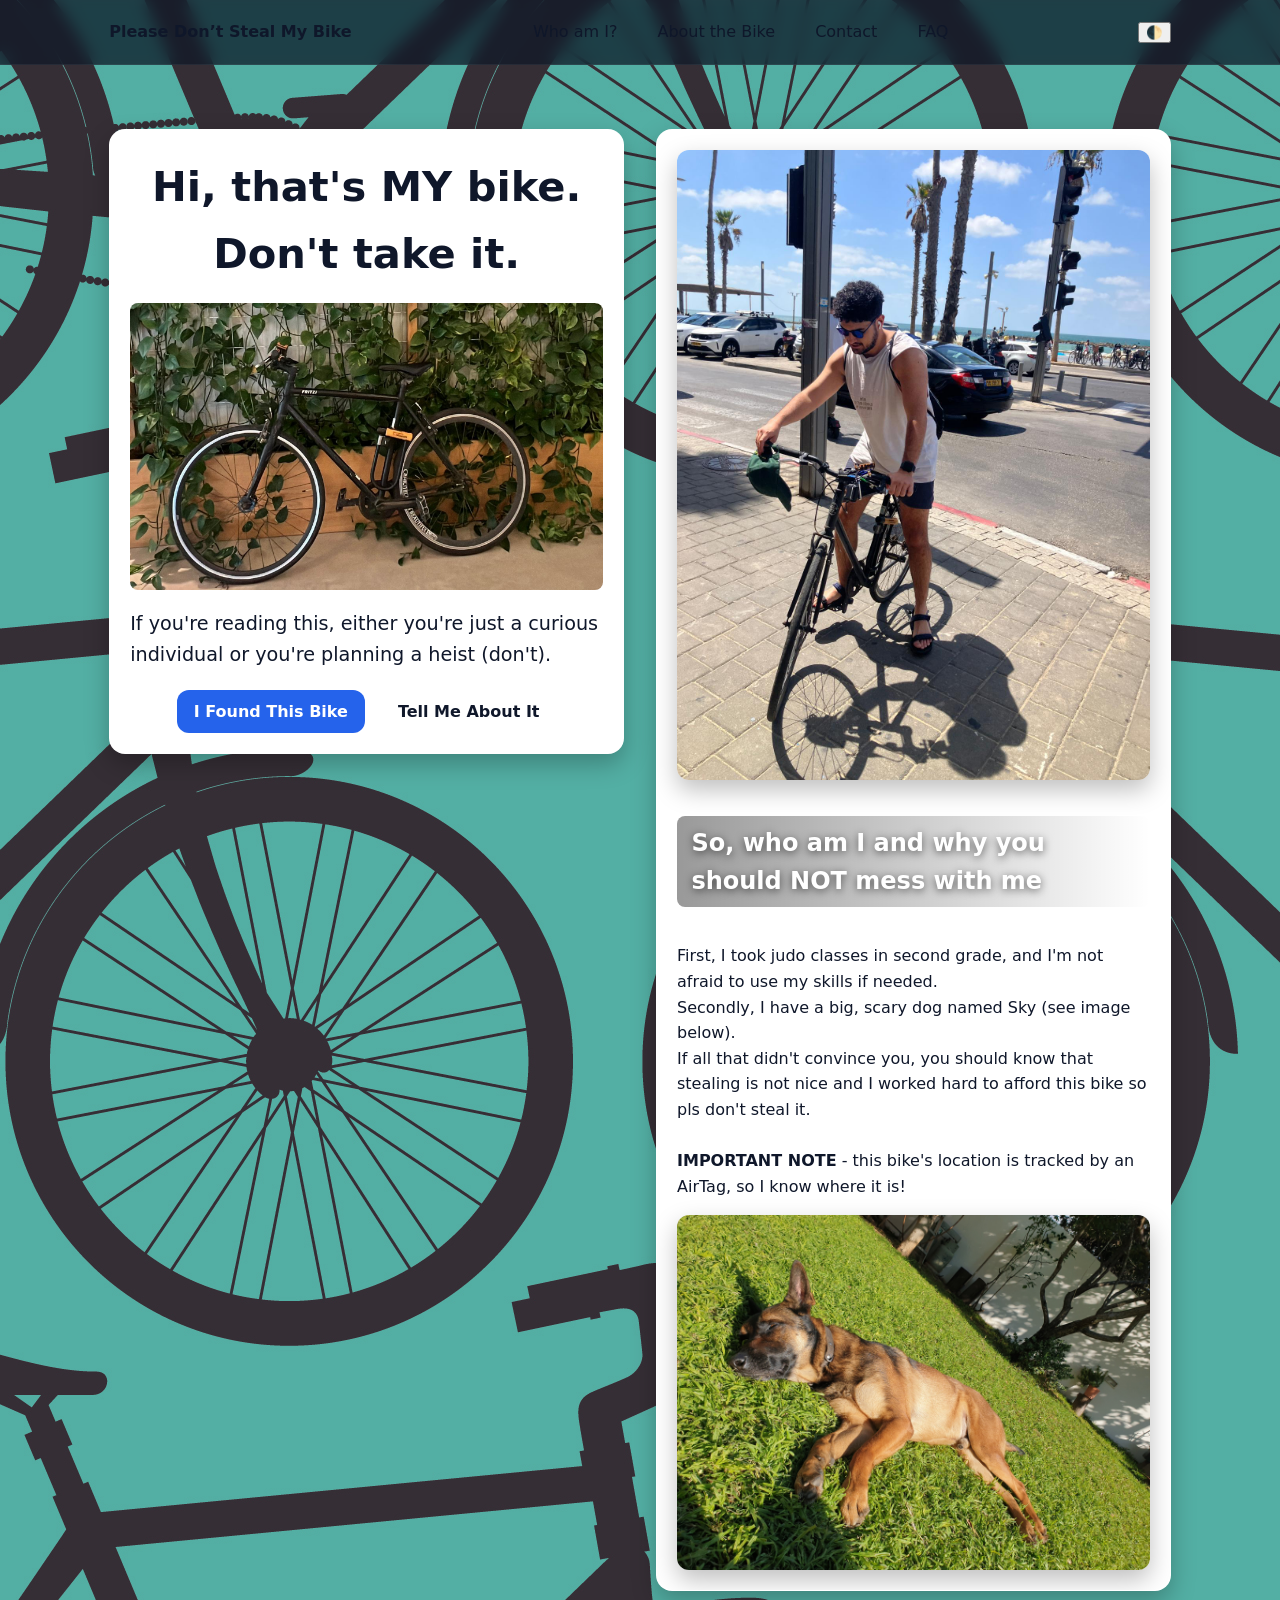
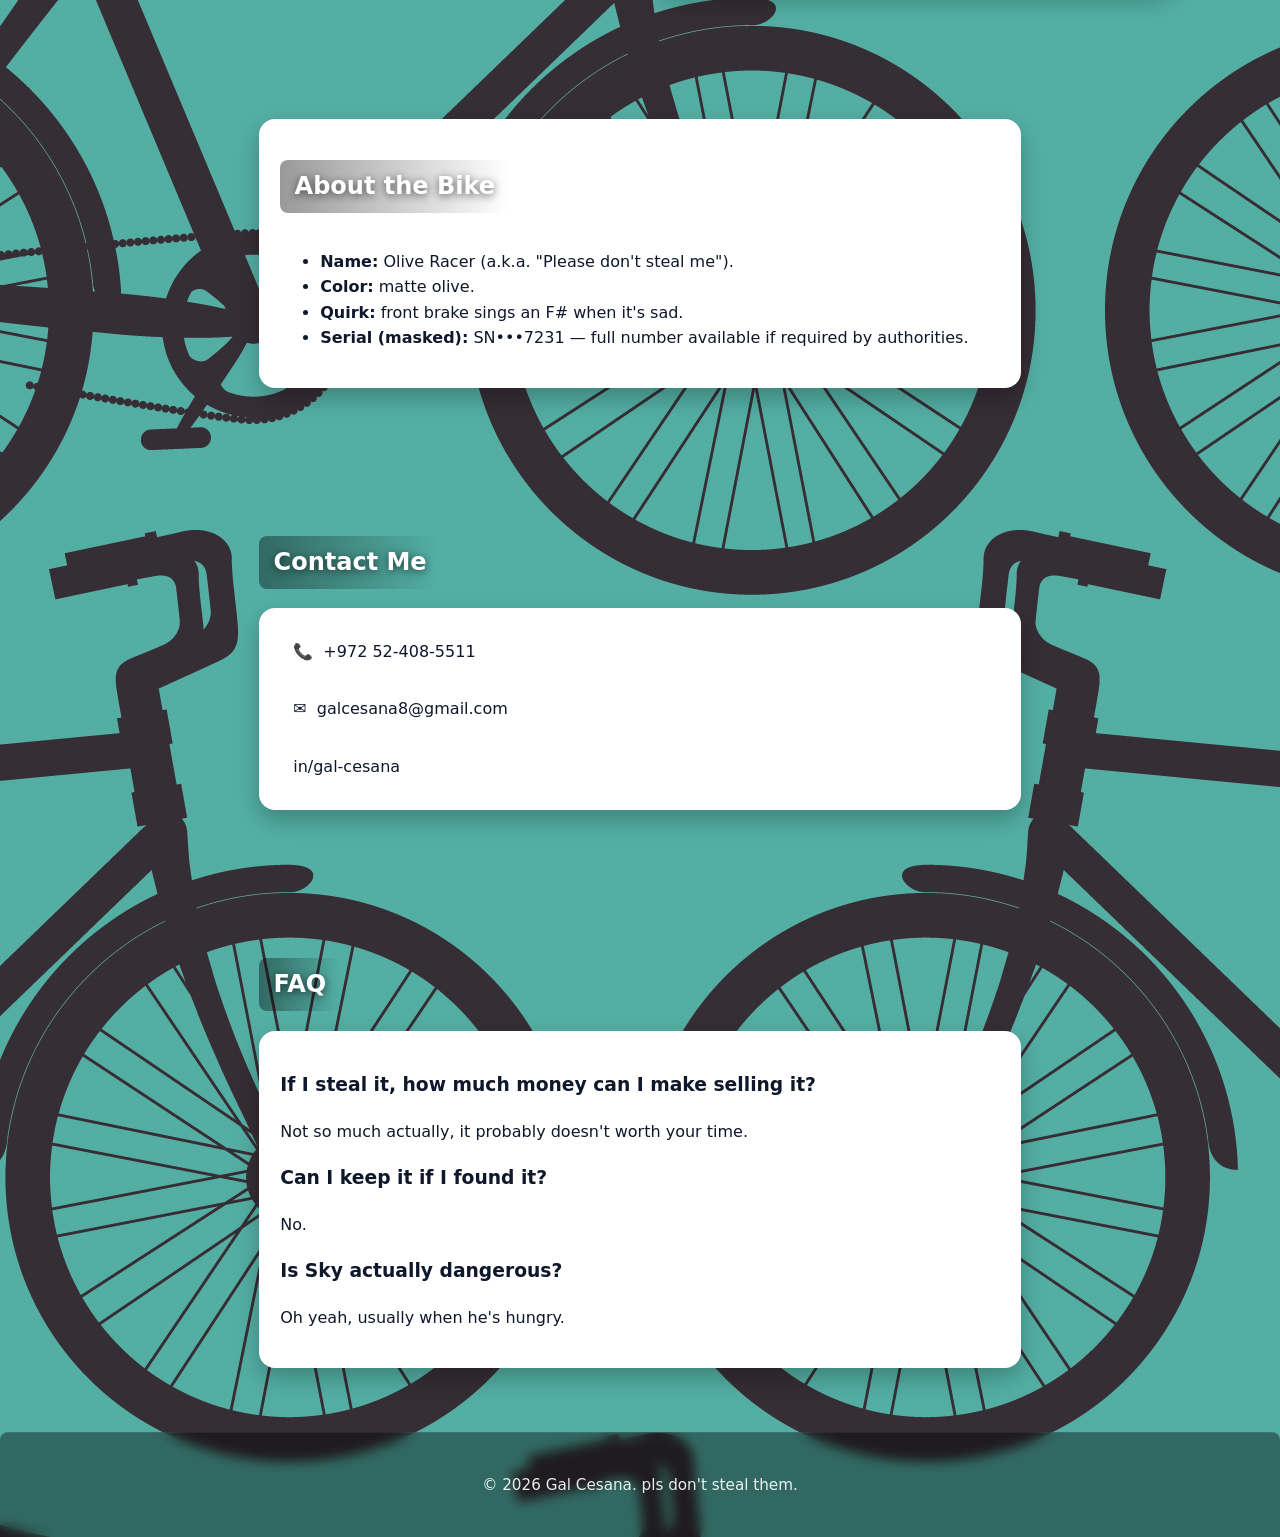
<file: index.html>
<!doctype html>
<html lang="en" data-theme="light">
<head>
  <meta charset="utf-8" />
  <meta name="viewport" content="width=device-width, initial-scale=1" />
  <title>Please Don’t Steal My Bike – Gal Cesana</title>
  <meta name="description" content="If you found this bike, you’re a legend. This page proves it’s Gal’s bike and tells you how to reach him." />
  <meta name="theme-color" content="#2563eb" />
  <link rel="preload" as="image" href="assets/images/owner.jpg" />
  <link rel="stylesheet" href="style.css" />
  <script defer src="script.js"></script>
</head>
<body>
  <header class="site-header">
    <div class="container header-inner">
      <a class="logo" href="/" aria-label="Home">Please Don’t Steal My Bike</a>
      <nav class="nav" aria-label="Primary">
        <button class="nav__toggle" aria-expanded="false" aria-controls="navMenu" aria-label="Toggle menu">
          <span class="nav__bar" aria-hidden="true"></span>
          <span class="nav__bar" aria-hidden="true"></span>
          <span class="nav__bar" aria-hidden="true"></span>
        </button>
        <ul id="navMenu" class="nav__menu">
          <li><a href="#owner">Who am I?</a></li>
          <li><a href="#about">About the Bike</a></li>
          <li><a href="#contact">Contact</a></li>
          <li><a href="#faq">FAQ</a></li>
        </ul>
      </nav>
      <button id="themeToggle" class="theme-toggle" aria-label="Toggle dark mode" title="Toggle theme">🌓</button>
    </div>
  </header>

  <main id="main">
    <!-- Hero -->
    <section class="hero section">
      <div class="container hero__grid">
        <div class="hero__bike card reveal">
          <h1 class="hero__title">Hi, that's <span class="accent">MY</span> bike.<br>Don't take it.</h1>
          <div class="bike-illustration" aria-hidden="false">
            <!-- Replace SVG with actual bike image -->
            <img src="assets/images/my-bike.jpg" alt="Gal's olive racer bike" class="bike-img" width="600" height="400">
          </div>
          <p class="hero__lead">If you're reading this, either you're just a curious individual or you're planning a heist (don't).</p>
          <div class="hero__cta">
            <a class="btn" href="#contact">I Found This Bike</a>
            <a class="btn btn--ghost" href="#about">Tell Me About It</a>
          </div>
        </div>

        <div class="owner card reveal" id="owner">
          <img class="owner__img" src="assets/images/owner.jpg" width="210" height="270" alt="Photo of Gal Cesana, the bike’s owner" />
          <div class="owner__copy">
            <h2>So, who am I and why you should NOT mess with me</h2>
            <p> First, I took judo classes in second grade, and I'm not afraid to use my skills if needed.<br>
                Secondly, I have a big, scary dog named Sky (see image below).
                <br>If all that didn't convince you, you should know that stealing is not nice and I worked hard to afford this bike so pls don't steal it.<br>
                <br><strong>IMPORTANT NOTE</strong> - this bike's location is tracked by an AirTag, so I know where it is!</p>
            <img src="assets/images/sky.jpg" alt="Sky" class="owner__img" width="250" height="250">
          </div>
        </div>
      </div>
    </section>

    <!-- About bike -->
    <section id="about" class="section section--alt">
      <div class="container reveal narrow">
        <div class="card">
          <h2>About the Bike</h2>
          <ul class="about__highlights">
            <li><strong>Name:</strong> Olive Racer (a.k.a. "Please don't steal me").</li>
            <li><strong>Color:</strong> matte olive.</li>
            <li><strong>Quirk:</strong> front brake sings an F# when it's sad.</li>
            <li><strong>Serial (masked):</strong> SN•••7231 — full number available if required by authorities.</li>
          </ul>
        </div>
      </div>
    </section>

    <!-- Contact -->
    <section id="contact" class="section">
      <div class="container reveal narrow">
        <h2>Contact Me</h2>

        <div class="card contact-card">
          <a class="contact__item" href="tel:+972524085511" aria-label="Call Gal">
            📞&nbsp;&nbsp;+972 52-408-5511
          </a>

          <a class="contact__item" href="mailto:galcesana8@gmail.com" aria-label="Email Gal">
            ✉️&nbsp;&nbsp;galcesana8@gmail.com
          </a>

          <a class="contact__item" href="https://www.linkedin.com/in/gal-cesana-844509217/" target="_blank" rel="noopener" aria-label="Gal on LinkedIn">
            in/gal-cesana
          </a>
        </div>
      </div>
    </section>

    <!-- FAQ -->
    <section id="faq" class="section section--alt">
      <div class="container reveal narrow">
        <h2>FAQ</h2>
        <div class="card">
          <h3>If I steal it, how much money can I make selling it?</h3>
          <p>Not so much actually, it probably doesn't worth your time.</p>
          <h3>Can I keep it if I found it?</h3>
          <p>No.</p>
          <h3>Is Sky actually dangerous?</h3>
          <p>Oh yeah, usually when he's hungry.</p>
        </div>
      </div>
    </section>
  </main>

  <footer class="site-footer">
    <div class="container">
      <p>© <span id="year"></span> Gal Cesana. pls don't steal them.</p>
    </div>
  </footer>
</body>
</html>
</file>
<file: style.css>
/* Minimal theme inspired by Gal's portfolio */
:root{
  --bg:#0b1220;
  --surface:#101827;
  --text:#e5e7eb;
  --muted:#9ca3af;
  --primary:#2563eb;
  --primary-600:#1d4ed8;
  --ring:#60a5fa;
  --shadow:0 10px 25px rgba(0,0,0,.25);
  --radius:16px;
  --font: Inter, ui-sans-serif, system-ui, -apple-system, Segoe UI, Roboto, Helvetica, Arial;
}
html[data-theme="light"]{--bg:#f8fafc;--surface:#ffffff;--text:#0f172a;--muted:#475569;--primary:#2563eb;--primary-600:#1d4ed8;--ring:#60a5fa}
*{box-sizing:border-box}
html{scroll-behavior:smooth}
body{margin:0;background:var(--bg);color:var(--text);font-family:var(--font);line-height:1.6;

/* ✨ Add this part for infinite background */
  background-image: url("assets/images/background.jpg");
  background-repeat: repeat; /* tile infinitely */
  background-size: auto;     /* or 'contain' / 'cover' if you prefer */
  background-attachment: scroll; /* optional: gives a parallax effect */
}
img{max-width:100%;display:block}
a{color:inherit;text-decoration:none}
.container{max-width:1100px;margin-inline:auto;padding:0 1.2rem}
.section{padding:4rem 0}
.narrow{max-width:800px;margin-inline:auto}
.card{background:var(--surface);border:1px solid rgba(255,255,255,.06);border-radius:var(--radius);padding:1.25rem;box-shadow:var(--shadow)}

.site-header{position:sticky;top:0;z-index:50;background:rgba(16,24,39,.75);backdrop-filter:saturate(1.2) blur(8px);border-bottom:1px solid rgba(255,255,255,.06)}
.header-inner{display:flex;align-items:center;justify-content:space-between;min-height:64px}
.logo{font-weight:700}
.nav__toggle{display:none;background:transparent;border:0;padding:.5rem;cursor:pointer}
.nav__bar{display:block;width:24px;height:2px;background:var(--text);margin:5px 0;border-radius:1px}
.nav__menu{display:flex;align-items:center;gap:1rem;list-style:none;margin:0;padding:0}
.nav__menu a{padding:.5rem .75rem;border-radius:.5rem}
.nav__menu a:hover{background:rgba(255,255,255,.06)}
@media (max-width:820px){
  .nav__toggle{display:block}
  .nav__menu{position:absolute;right:1rem;top:64px;background:var(--surface);box-shadow:var(--shadow);border:1px solid rgba(255,255,255,.06);flex-direction:column;width:min(90vw,360px);padding:.75rem;display:none}
  .nav__menu[aria-expanded="true"]{display:flex}
}

.hero__grid{display:grid;grid-template-columns:1.1fr .9fr;gap:2rem;align-items:center}
@media (max-width:900px){.hero__grid{grid-template-columns:1fr} .owner{display:grid;grid-template-columns:1fr; text-align:center} .owner__img{justify-self:center}}
.hero__title {
  font-size: 2.6rem;
  margin: .25rem 0;
  text-align: center;        /* center the text */
}
.hero__lead{font-size:1.2rem}
.hero__cta {
  display: flex;
  justify-content: center;   /* centers buttons horizontally */
  gap: 1rem;
  margin-top: 1rem;
}

.btn {
  display: inline-flex;                  /* allows centering */
  align-items: center;                   /* vertical centering */
  justify-content: center;               /* horizontal centering */
  padding: 0.7rem 1rem;
  border-radius: 0.75rem;
  background: var(--primary);
  color: #fff;
  font-weight: 600;
  border: 1px solid transparent;
  text-align: center;                    /* ensures text aligns even on wrap */
  line-height: 1.2;                      /* a bit tighter text box */
  cursor: pointer;
}
.btn:hover{background:var(--primary-600)}
.btn--ghost {
  background: transparent;
  color: var(--text);
  border-color: rgba(255,255,255,.16);
}
.bike-badge{font:600 12px/1 var(--font);letter-spacing:.2px;background:rgba(255,255,255,.08);display:inline-block;padding:.35rem .6rem;border-radius:.6rem;border:1px solid rgba(255,255,255,.12);margin-bottom:.35rem}
.bike-svg{width:100%;height:auto;stroke:currentColor;fill:none}
.owner{display:grid;grid-template-columns:auto 1fr;gap:1rem}
.owner__img{border-radius:12px;box-shadow:var(--shadow)}
.contact{display:grid;gap:.5rem;margin-top:.25rem}
.contact__item{background:var(--surface);border:1px solid rgba(255,255,255,.06);border-radius:.65rem;padding:.55rem .75rem;display:inline-flex;align-items:center;width:fit-content}
.contact-card {
  display: grid;
  gap: .75rem;
}
.tiny{font-size:.85rem}
.muted{color:var(--muted)}
.found-card{display:grid;gap:.75rem}
.found-steps{margin:0;padding-left:1.25rem;display:grid;gap:.35rem}
.proof{background:rgba(255,255,255,.05);border:1px dashed rgba(255,255,255,.15);border-radius:.6rem;padding:.75rem}
.chip{display:inline-flex;align-items:center;gap:.25rem;border:1px solid rgba(255,255,255,.16);background:transparent;border-radius:999px;padding:.4rem .7rem;color:inherit}
.qrdetails{margin-top:1rem}
.icon{width:22px;height:22px;fill:currentColor}
.theme-toggle{margin-left:.5rem}
.site-footer {
  padding: 2.5rem 0;
  border-top: 1px solid rgba(255, 255, 255, 0.06);
  text-align: center;                     /* centers the text */
  background: rgba(0, 0, 0, 0.4);         /* semi-transparent background for contrast */
  color: #fff;                            /* make text clearly visible */
  backdrop-filter: blur(6px);             /* softens the pattern behind it */
  border-radius: 8px 8px 0 0;             /* slightly rounded top corners */
}

.site-footer p {
  margin: 0;
  font-size: 0.95rem;
  color: rgba(255, 255, 255, 0.9);
}

.bike-img {
  width: 100%;
  height: auto;
  border-radius: 8px;
  margin: 1rem 0;
}

/* Enhanced section headings */
.section h2 {
  color: #fff;
  text-shadow: 0 2px 8px rgba(0,0,0,0.6);
  background: linear-gradient(90deg, rgba(0,0,0,0.4), transparent);
  padding: 0.3em 0.6em;
  border-radius: 8px;
  display: inline-block;
}

/* Owner card — mobile improvements */
@media (max-width: 720px) {
  .owner {
    grid-template-columns: 1fr;      /* stack */
    gap: 1rem;
  }
  .owner__img {
    order: -1;                        /* make sure image is before text */
    width: 100%;                      /* full width */
    height: auto;                     /* let aspect-ratio control height */
    aspect-ratio: 3 / 2;              /* nice wide crop; try 4/3 or 16/9 if you prefer */
    object-fit: cover;                /* fill the box without distortion */
    border-radius: 16px;
    justify-self: stretch;
  }
  .owner__copy {
    text-align: center;               /* reads better under the image */
  }
  .contact-card {
    text-align: center;
  }
  .contact__item {
    width: 100%;
    justify-content: center;
  }
}
/* ===== Desktop layout fixes (mobile unchanged) ===== */
@media (min-width: 900px) {
  /* 1) Hero row: left then right, both top-aligned */
  .hero__grid {
    display: grid;
    grid-template-columns: minmax(0, 1fr) minmax(0, 1fr);
    gap: 2rem;
    align-items: start;           /* stop vertical centering */
  }
  /* Make sure the cards come in the correct order/column */
  .hero__bike { grid-column: 1; align-self: start; }
  .owner      { grid-column: 2; align-self: start; }

  /* 2) Owner card: force vertical stack (title → image → body) */
  .owner {
    display: grid !important;
    grid-template-columns: 1fr !important;
    grid-auto-rows: auto;
    gap: 1rem;
  }
  /* Put every direct child in the single column */
  .owner > * { grid-column: 1 !important; }

  /* Try common heading classnames; whichever exists will match */
  .owner > h2,
  .owner > .owner__title,
  .owner > .owner__heading,
  .owner > .card-title,
  .owner > .title { order: 0; }

  /* Image: full width, under the title */
  .owner img,
  .owner .owner__img {
    order: 1;
    width: 100%;
    height: auto;
    max-width: 100%;
    object-fit: cover;
    display: block;
  }

  /* Copy/text follows */
  .owner .owner__copy,
  .owner > p,
  .owner > div:not(:has(img)):not(:has(h2)),
  .owner > section,
  .owner > article { order: 2; min-width: 0; }

  /* Safety rails: prevent overflow in any hero card */
  .hero__grid > * { min-width: 0; }
  .card { overflow: hidden; }
}

/* Safety: cards never spill outside */
.card { overflow: hidden; }
</file>
